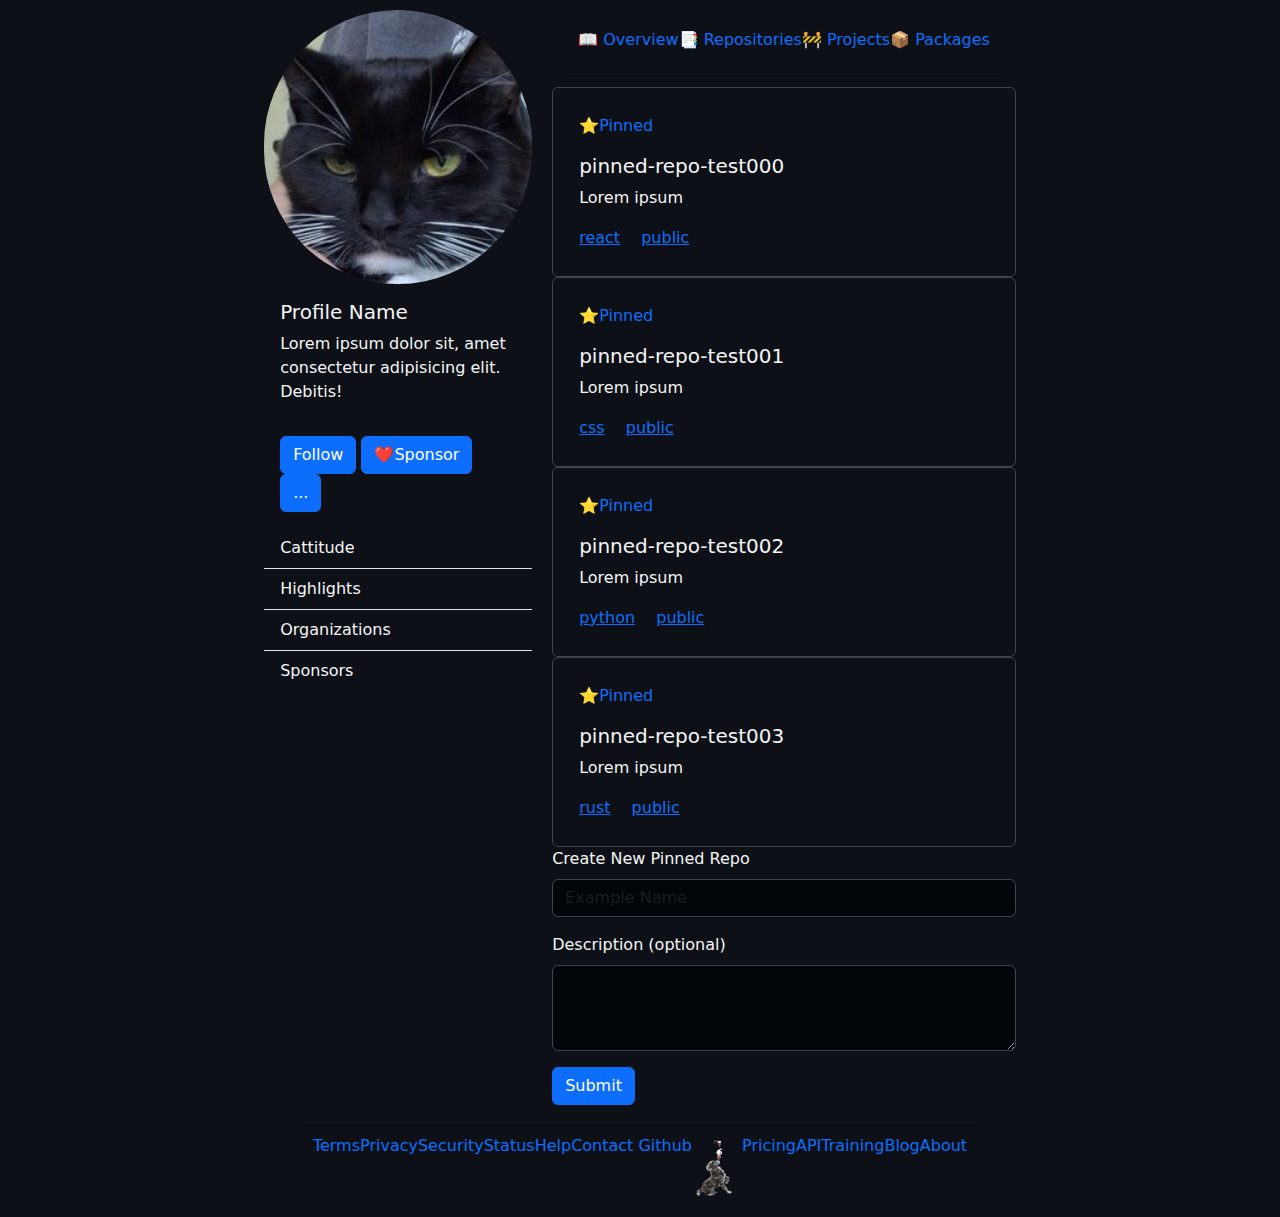
<file: index.html>
<!DOCTYPE html>
<html lang="en">
  <head>
    <meta charset="UTF-8" />
    <meta name="viewport" content="width=device-width, initial-scale=1.0" />
    <title>Flamingo GitSub Project</title>
    <link href="https://cdn.jsdelivr.net/npm/bootstrap@5.3.3/dist/css/bootstrap.min.css" rel="stylesheet" integrity="sha384-QWTKZyjpPEjISv5WaRU9OFeRpok6YctnYmDr5pNlyT2bRjXh0JMhjY6hW+ALEwIH" crossorigin="anonymous">
    <link rel="stylesheet" href="main.css" />
  </head>
  <body>


    <div id="everything-container" style="display: flex; flex-wrap: wrap;">

      <!-- This bootstrap card most closely matches wireframe requirements -->
      <div id="profile-container" class="card" style="width: 18rem; height: 40rem; border: transparent;">
        <img src="catPic.jpg" class="card-img-top" alt="...">
        <div class="card-body">
          <h5 class="card-title">Profile Name</h5>
          <p class="card-text">Lorem ipsum dolor sit, amet consectetur adipisicing elit. Debitis!</p>
        </div>

        <div class="card-body">
          <a href="#" id="btnFollow" class="btn btn-primary">Follow</a>
          <a href="#" id="btnSponsor" class="btn btn-primary">❤️Sponsor</a>
          <a href="#" id="btnOptions" class="btn btn-primary">...</a>
        </div>


        <ul class="list-group list-group-flush">
          <li class="list-group-item">Cattitude</li>
          <li class="list-group-item">Highlights</li>
          <li class="list-group-item">Organizations</li>
          <li class="list-group-item">Sponsors</li>
        </ul>

      </div>


      <!-- Here is the container that holds all of the non-profile content. -->
      <div id="content-container" class="card" style="border: transparent; display: flex; flex-direction: column;">

      <!-- Here is the header and the buttons to change the pages. Note: overview = index.html-->
        <div id="header">
          <div class="card" style="border: transparent;">
            <div class="card-header" style="display: flex;">
              <p><a class="link-offset-2 link-underline link-underline-opacity-0" href="index.html" id="overwiewLink">📖 Overview</a></p>
              <p><a class="link-offset-2 link-underline link-underline-opacity-0" href="repos.html">📑 Repositories</a></p>
              <p><a class="link-offset-2 link-underline link-underline-opacity-0" href="projects.html">🚧 Projects</a></p>
              <p><a class="link-offset-2 link-underline link-underline-opacity-0" href="packages.html">📦 Packages</a></p>

            </div>
        
          </div>
        </div>

        <!-- Here is where the content on the page that changes will be displayed. -->

        <div id="overview-dynamic-container"></div>
        <div id="overview-dynamicForm"></div>
        

    </div>


    <div id="footer" style="display: flex; flex-direction: column-reverse;">
      <div class="card" style="border: transparent;">
        <div class="card-footer" style="display: flex;">

          
          <p><a class="link-offset-2 link-underline link-underline-opacity-0" href="#">Terms</a></p>
          <p><a class="link-offset-2 link-underline link-underline-opacity-0" href="#">Privacy</a></p>
          <p><a class="link-offset-2 link-underline link-underline-opacity-0" href="#">Security</a></p>
          <p><a class="link-offset-2 link-underline link-underline-opacity-0" href="#">Status</a></p>
          <p><a class="link-offset-2 link-underline link-underline-opacity-0" href="#">Help</a></p>
          <p><a class="link-offset-2 link-underline link-underline-opacity-0" href="#">Contact Github</a></p>

          <img src="oreo-logo-transparentbg.png" class="footer-img" alt="image of oreo logo" style="width: 50px; height: auto;">


          <p><a class="link-offset-2 link-underline link-underline-opacity-0" href="#">Pricing</a></p>
          <p><a class="link-offset-2 link-underline link-underline-opacity-0" href="#">API</a></p>
          <p><a class="link-offset-2 link-underline link-underline-opacity-0" href="#">Training</a></p>
          <p><a class="link-offset-2 link-underline link-underline-opacity-0" href="#">Blog</a></p>
          <p><a class="link-offset-2 link-underline link-underline-opacity-0" href="#">About</a></p>

      </div>
    </div>



  




    <script src="https://cdn.jsdelivr.net/npm/bootstrap@5.3.3/dist/js/bootstrap.bundle.min.js" integrity="sha384-YvpcrYf0tY3lHB60NNkmXc5s9fDVZLESaAA55NDzOxhy9GkcIdslK1eN7N6jIeHz" crossorigin="anonymous"></script>
    <script src="data.js" type="module"></script>
    <script src="main.js" type="module"></script>
  </body>
</html>
</file>
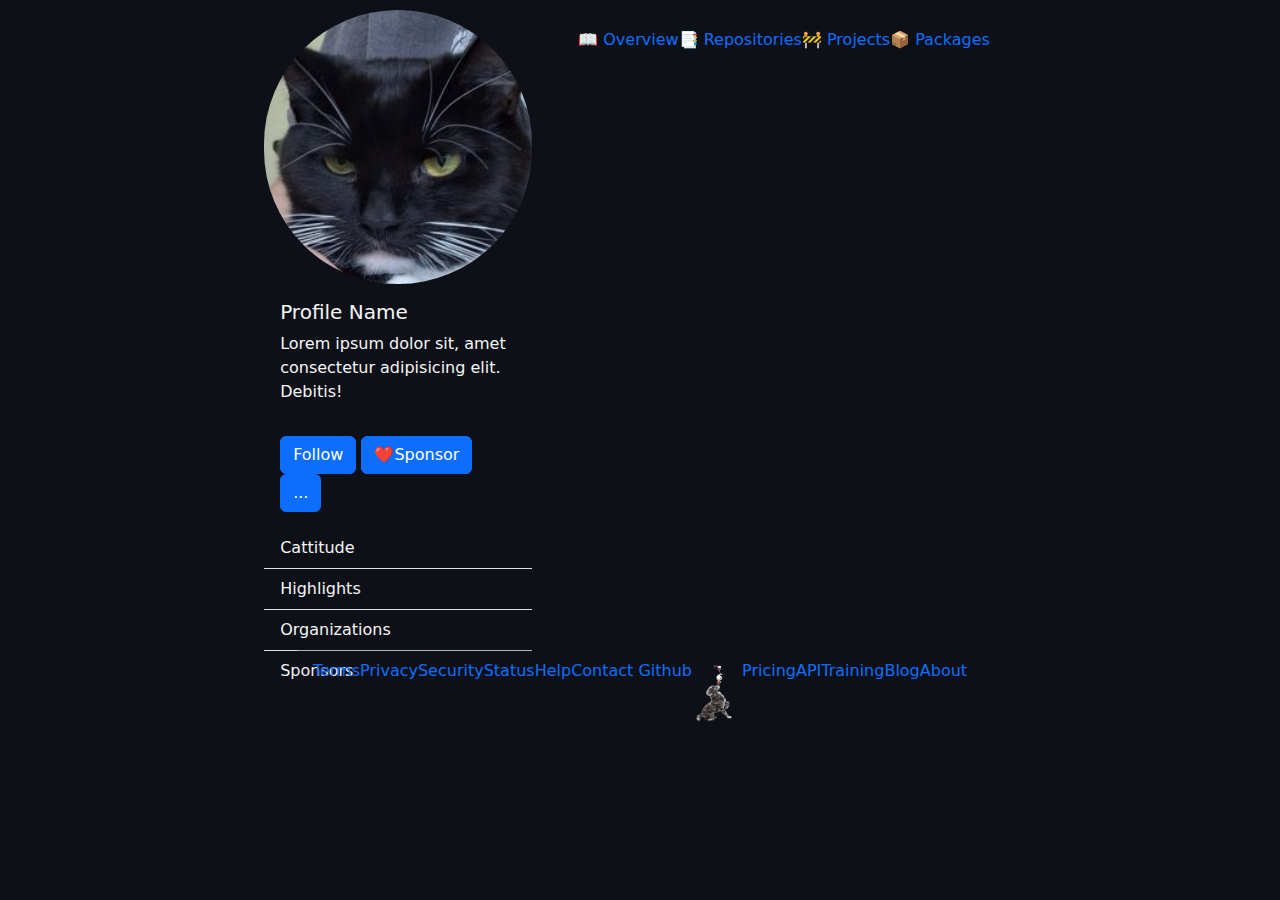
<file: overview.html>
<!DOCTYPE html>
<html lang="en">
  <head>
    <meta charset="UTF-8" />
    <meta name="viewport" content="width=device-width, initial-scale=1.0" />
    <title>Flamingo GitSub Project</title>
    <link href="https://cdn.jsdelivr.net/npm/bootstrap@5.3.3/dist/css/bootstrap.min.css" rel="stylesheet" integrity="sha384-QWTKZyjpPEjISv5WaRU9OFeRpok6YctnYmDr5pNlyT2bRjXh0JMhjY6hW+ALEwIH" crossorigin="anonymous">
    <link rel="stylesheet" href="main.css" />
  </head>
  <body>


    <div id="everything-container" style="display: flex; flex-wrap: wrap;">

      <!-- This bootstrap card most closely matches wireframe requirements -->
      <div id="profile-container" class="card" style="width: 18rem; height: 40rem; border: transparent;">
        <img src="catPic.jpg" class="card-img-top" alt="...">
        <div class="card-body">
          <h5 class="card-title">Profile Name</h5>
          <p class="card-text">Lorem ipsum dolor sit, amet consectetur adipisicing elit. Debitis!</p>
        </div>

        <div class="card-body">
          <a href="#" id="btnFollow" class="btn btn-primary">Follow</a>
          <a href="#" id="btnSponsor" class="btn btn-primary">❤️Sponsor</a>
          <a href="#" id="btnOptions" class="btn btn-primary">...</a>
        </div>


        <ul class="list-group list-group-flush">
          <li class="list-group-item">Cattitude</li>
          <li class="list-group-item">Highlights</li>
          <li class="list-group-item">Organizations</li>
          <li class="list-group-item">Sponsors</li>
        </ul>

      </div>


      <!-- Here is the container that holds all of the non-profile content. -->
      <div id="content-container" class="card" style="border: transparent; display: flex; flex-direction: column;">

      <!-- Here is the header and the buttons to change the pages -->
        <div id="header">
          <div class="card" style="border: transparent;">
            <div class="card-header" style="display: flex;">
              <p><a class="link-offset-2 link-underline link-underline-opacity-0" href="overview.html">📖 Overview</a></p>
              <p><a class="link-offset-2 link-underline link-underline-opacity-0" href="repos.html">📑 Repositories</a></p>
              <p><a class="link-offset-2 link-underline link-underline-opacity-0" href="projects.html">🚧 Projects</a></p>
              <p><a class="link-offset-2 link-underline link-underline-opacity-0" href="packages.html">📦 Packages</a></p>

            </div>
        
          </div>
        </div>

        <!-- Here is where the content on the page that changes will be displayed. -->

        <div id="overview-dynamic-container"></div>
        <div id="overview-dynamicForm"></div>

    </div>


    <div id="footer" style="display: flex; flex-direction: column-reverse;">
      <div class="card" style="border: transparent;">
        <div class="card-footer" style="display: flex;">

          
          <p><a class="link-offset-2 link-underline link-underline-opacity-0" href="#">Terms</a></p>
          <p><a class="link-offset-2 link-underline link-underline-opacity-0" href="#">Privacy</a></p>
          <p><a class="link-offset-2 link-underline link-underline-opacity-0" href="#">Security</a></p>
          <p><a class="link-offset-2 link-underline link-underline-opacity-0" href="#">Status</a></p>
          <p><a class="link-offset-2 link-underline link-underline-opacity-0" href="#">Help</a></p>
          <p><a class="link-offset-2 link-underline link-underline-opacity-0" href="#">Contact Github</a></p>

          <img src="oreo-logo-transparentbg.png" class="footer-img" alt="image of oreo logo" style="width: 50px; height: auto;">


          <p><a class="link-offset-2 link-underline link-underline-opacity-0" href="#">Pricing</a></p>
          <p><a class="link-offset-2 link-underline link-underline-opacity-0" href="#">API</a></p>
          <p><a class="link-offset-2 link-underline link-underline-opacity-0" href="#">Training</a></p>
          <p><a class="link-offset-2 link-underline link-underline-opacity-0" href="#">Blog</a></p>
          <p><a class="link-offset-2 link-underline link-underline-opacity-0" href="#">About</a></p>

      </div>
    </div>



  




    <script src="https://cdn.jsdelivr.net/npm/bootstrap@5.3.3/dist/js/bootstrap.bundle.min.js" integrity="sha384-YvpcrYf0tY3lHB60NNkmXc5s9fDVZLESaAA55NDzOxhy9GkcIdslK1eN7N6jIeHz" crossorigin="anonymous"></script>
    <script src="data.js" type="module"></script>
    <script src="main.js" type="module"></script>
  </body>
</html>
</file>
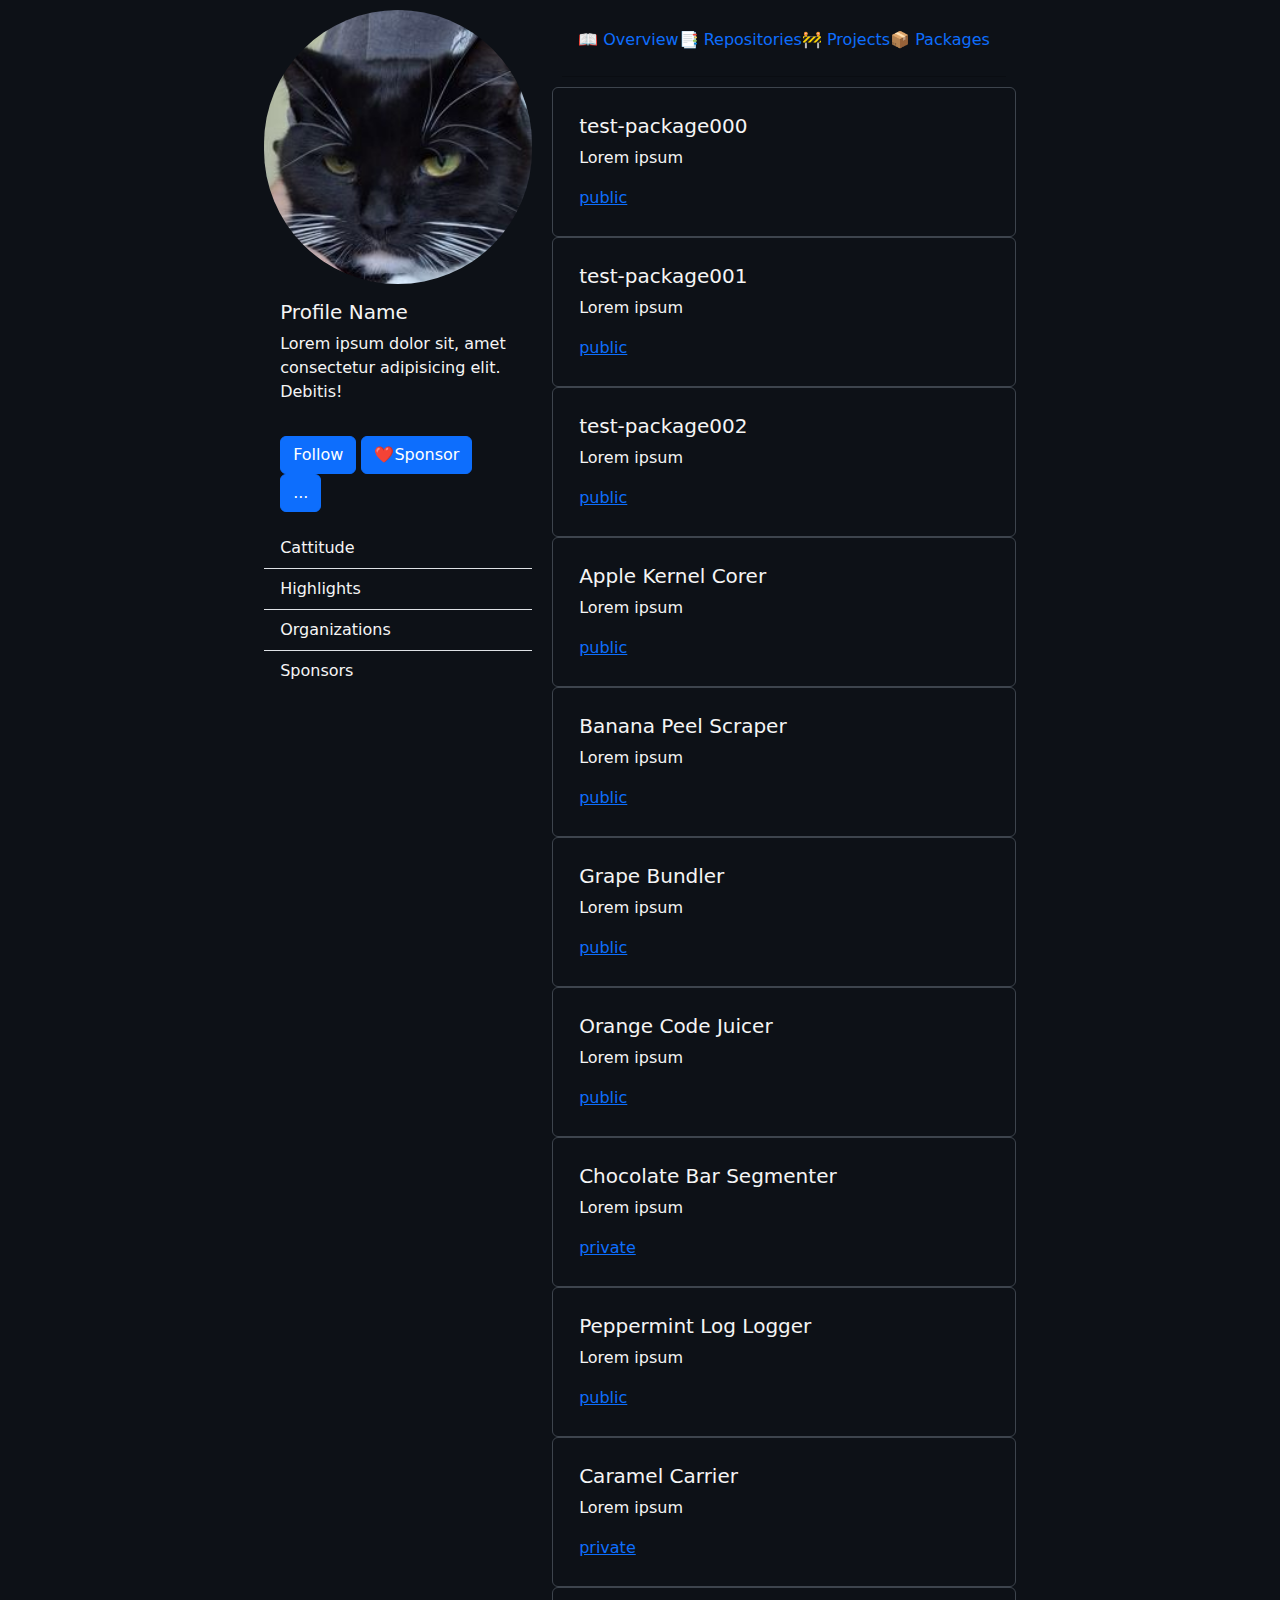
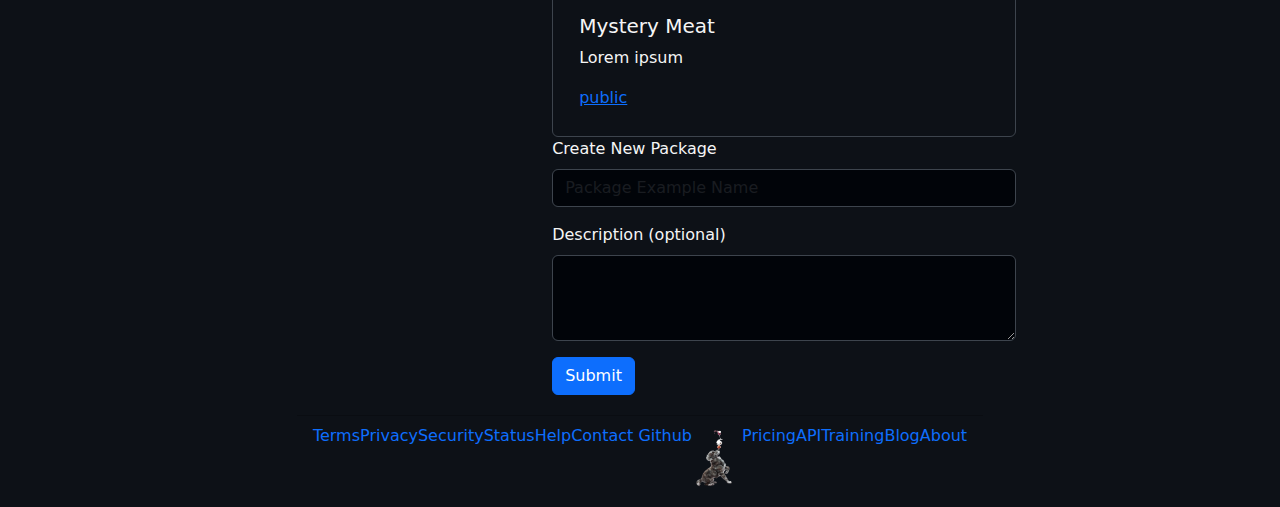
<file: packages.html>
<!DOCTYPE html>
<html lang="en">
  <head>
    <meta charset="UTF-8" />
    <meta name="viewport" content="width=device-width, initial-scale=1.0" />
    <title>Flamingo GitSub Project</title>
    <link href="https://cdn.jsdelivr.net/npm/bootstrap@5.3.3/dist/css/bootstrap.min.css" rel="stylesheet" integrity="sha384-QWTKZyjpPEjISv5WaRU9OFeRpok6YctnYmDr5pNlyT2bRjXh0JMhjY6hW+ALEwIH" crossorigin="anonymous">
    <link rel="stylesheet" href="main.css" />
  </head>
  <body>


    <div id="everything-container" style="display: flex; flex-wrap: wrap;">

      <!-- This bootstrap card most closely matches wireframe requirements -->
      <div id="profile-container" class="card" style="width: 18rem; height: 40rem; border: transparent;">
        <img src="catPic.jpg" class="card-img-top" alt="...">
        <div class="card-body">
          <h5 class="card-title">Profile Name</h5>
          <p class="card-text">Lorem ipsum dolor sit, amet consectetur adipisicing elit. Debitis!</p>
        </div>

        <div class="card-body">
          <a href="#" id="btnFollow" class="btn btn-primary">Follow</a>
          <a href="#" id="btnSponsor" class="btn btn-primary">❤️Sponsor</a>
          <a href="#" id="btnOptions" class="btn btn-primary">...</a>
        </div>


        <ul class="list-group list-group-flush">
          <li class="list-group-item">Cattitude</li>
          <li class="list-group-item">Highlights</li>
          <li class="list-group-item">Organizations</li>
          <li class="list-group-item">Sponsors</li>
        </ul>

      </div>


      <!-- Here is the container that holds all of the non-profile content. -->
      <div id="content-container" class="card" style="border: transparent; display: flex; flex-direction: column;">

      <!-- Here is the header and the buttons to change the pages -->
        <div id="header">
          <div class="card" style="border: transparent;">
            <div class="card-header" style="display: flex;">
              <p><a class="link-offset-2 link-underline link-underline-opacity-0" href="index.html" id="overwiewLink">📖 Overview</a></p>
              <p><a class="link-offset-2 link-underline link-underline-opacity-0" href="repos.html">📑 Repositories</a></p>
              <p><a class="link-offset-2 link-underline link-underline-opacity-0" href="projects.html">🚧 Projects</a></p>
              <p><a class="link-offset-2 link-underline link-underline-opacity-0" href="packages.html">📦 Packages</a></p>

            </div>
        
          </div>
        </div>

        <!-- Here is where the content on the page that changes will be displayed. -->

        <div id="packages-dynamic-container"></div>
        <div id="packages-dynamicForm"></div>
            

    </div>


    <div id="footer" style="display: flex; flex-direction: column-reverse;">
      <div class="card" style="border: transparent;">
        <div class="card-footer" style="display: flex;">

          
          <p><a class="link-offset-2 link-underline link-underline-opacity-0" href="#">Terms</a></p>
          <p><a class="link-offset-2 link-underline link-underline-opacity-0" href="#">Privacy</a></p>
          <p><a class="link-offset-2 link-underline link-underline-opacity-0" href="#">Security</a></p>
          <p><a class="link-offset-2 link-underline link-underline-opacity-0" href="#">Status</a></p>
          <p><a class="link-offset-2 link-underline link-underline-opacity-0" href="#">Help</a></p>
          <p><a class="link-offset-2 link-underline link-underline-opacity-0" href="#">Contact Github</a></p>

          <img src="oreo-logo-transparentbg.png" class="footer-img" alt="image of oreo logo" style="width: 50px; height: auto;">


          <p><a class="link-offset-2 link-underline link-underline-opacity-0" href="#">Pricing</a></p>
          <p><a class="link-offset-2 link-underline link-underline-opacity-0" href="#">API</a></p>
          <p><a class="link-offset-2 link-underline link-underline-opacity-0" href="#">Training</a></p>
          <p><a class="link-offset-2 link-underline link-underline-opacity-0" href="#">Blog</a></p>
          <p><a class="link-offset-2 link-underline link-underline-opacity-0" href="#">About</a></p>

      </div>
    </div>



  




    <script src="https://cdn.jsdelivr.net/npm/bootstrap@5.3.3/dist/js/bootstrap.bundle.min.js" integrity="sha384-YvpcrYf0tY3lHB60NNkmXc5s9fDVZLESaAA55NDzOxhy9GkcIdslK1eN7N6jIeHz" crossorigin="anonymous"></script>
    <script src="data.js" type="module"></script>
    <script src="main.js" type="module"></script>
  </body>
</html>
</file>
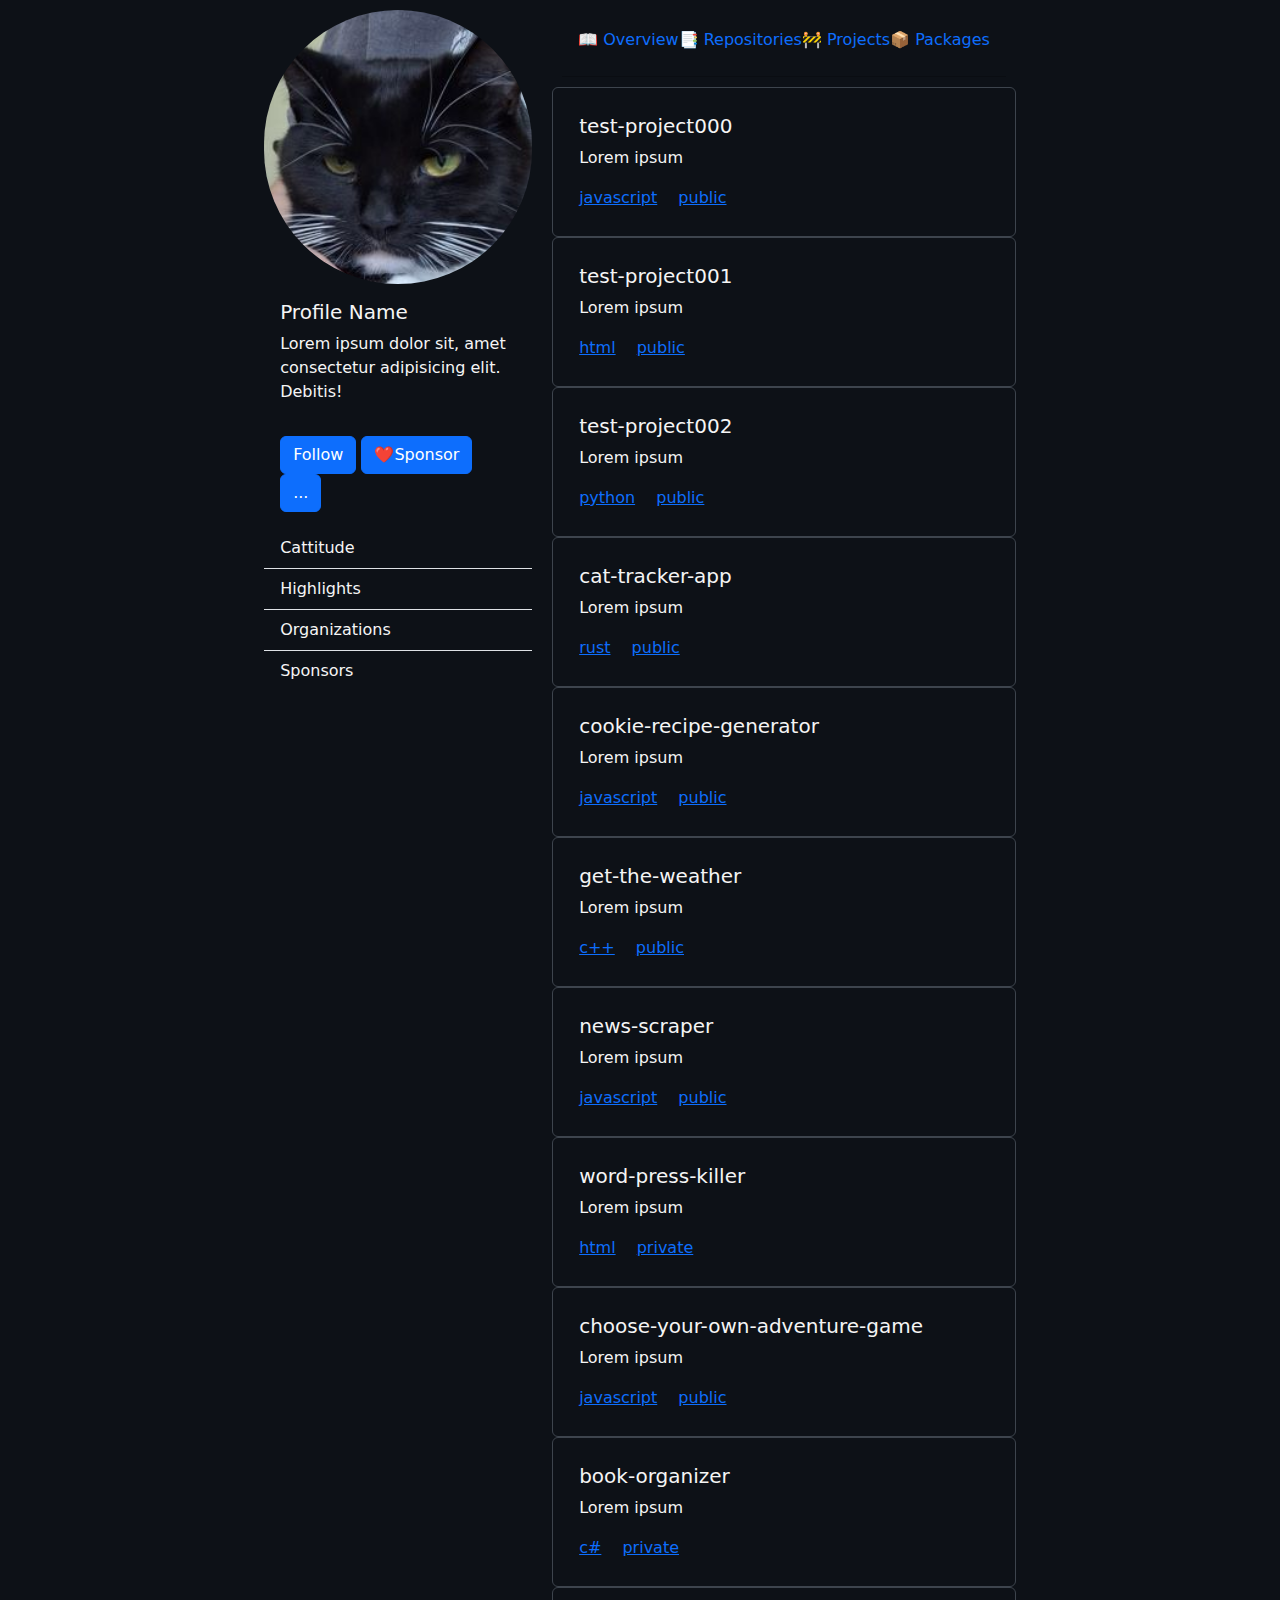
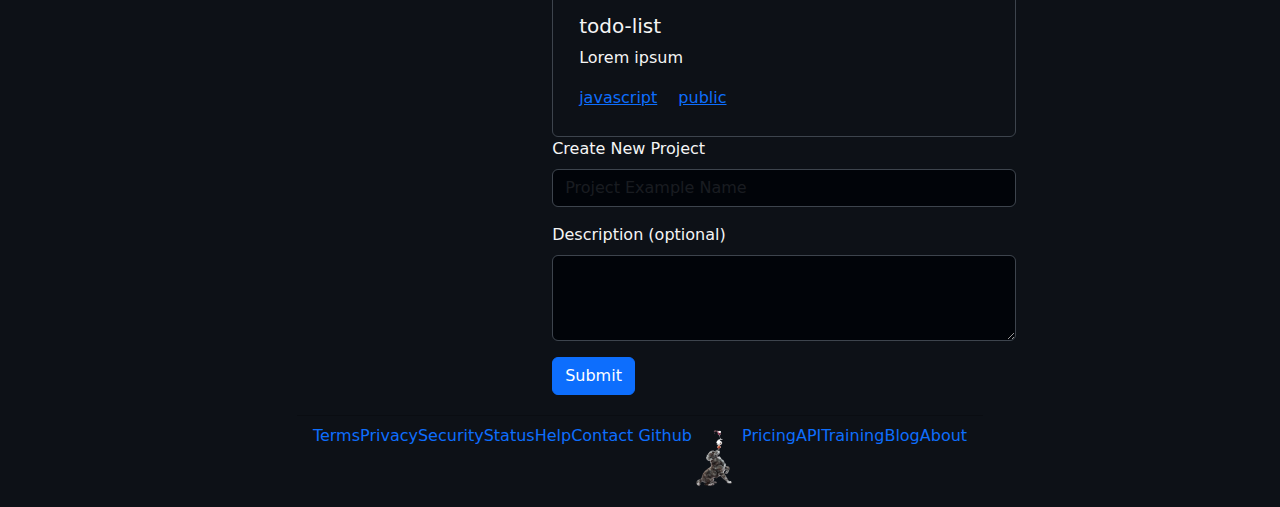
<file: projects.html>
<!DOCTYPE html>
<html lang="en">
  <head>
    <meta charset="UTF-8" />
    <meta name="viewport" content="width=device-width, initial-scale=1.0" />
    <title>Flamingo GitSub Project</title>
    <link href="https://cdn.jsdelivr.net/npm/bootstrap@5.3.3/dist/css/bootstrap.min.css" rel="stylesheet" integrity="sha384-QWTKZyjpPEjISv5WaRU9OFeRpok6YctnYmDr5pNlyT2bRjXh0JMhjY6hW+ALEwIH" crossorigin="anonymous">
    <link rel="stylesheet" href="main.css" />
  </head>
  <body>


    <div id="everything-container" style="display: flex; flex-wrap: wrap;">

      <!-- This bootstrap card most closely matches wireframe requirements -->
      <div id="profile-container" class="card" style="width: 18rem; height: 40rem; border: transparent;">
        <img src="catPic.jpg" class="card-img-top" alt="...">
        <div class="card-body">
          <h5 class="card-title">Profile Name</h5>
          <p class="card-text">Lorem ipsum dolor sit, amet consectetur adipisicing elit. Debitis!</p>
        </div>

        <div class="card-body">
          <a href="#" id="btnFollow" class="btn btn-primary">Follow</a>
          <a href="#" id="btnSponsor" class="btn btn-primary">❤️Sponsor</a>
          <a href="#" id="btnOptions" class="btn btn-primary">...</a>
        </div>


        <ul class="list-group list-group-flush">
          <li class="list-group-item">Cattitude</li>
          <li class="list-group-item">Highlights</li>
          <li class="list-group-item">Organizations</li>
          <li class="list-group-item">Sponsors</li>
        </ul>

      </div>


      <!-- Here is the container that holds all of the non-profile content. -->
      <div id="content-container" class="card" style="border: transparent; display: flex; flex-direction: column;">

      <!-- Here is the header and the buttons to change the pages -->
        <div id="header">
          <div class="card" style="border: transparent;">
            <div class="card-header" style="display: flex;">
              <p><a class="link-offset-2 link-underline link-underline-opacity-0" href="index.html" id="overwiewLink">📖 Overview</a></p>
              <p><a class="link-offset-2 link-underline link-underline-opacity-0" href="repos.html">📑 Repositories</a></p>
              <p><a class="link-offset-2 link-underline link-underline-opacity-0" href="projects.html">🚧 Projects</a></p>
              <p><a class="link-offset-2 link-underline link-underline-opacity-0" href="packages.html">📦 Packages</a></p>

            </div>
        
          </div>
        </div>

        <!-- Here is where the content on the page that changes will be displayed. -->

        <div id="projects-dynamic-container"></div>
        <div id="projects-dynamicForm"></div>

    </div>


    <div id="footer" style="display: flex; flex-direction: column-reverse;">
      <div class="card" style="border: transparent;">
        <div class="card-footer" style="display: flex;">

          
          <p><a class="link-offset-2 link-underline link-underline-opacity-0" href="#">Terms</a></p>
          <p><a class="link-offset-2 link-underline link-underline-opacity-0" href="#">Privacy</a></p>
          <p><a class="link-offset-2 link-underline link-underline-opacity-0" href="#">Security</a></p>
          <p><a class="link-offset-2 link-underline link-underline-opacity-0" href="#">Status</a></p>
          <p><a class="link-offset-2 link-underline link-underline-opacity-0" href="#">Help</a></p>
          <p><a class="link-offset-2 link-underline link-underline-opacity-0" href="#">Contact Github</a></p>

          <img src="oreo-logo-transparentbg.png" class="footer-img" alt="image of oreo logo" style="width: 50px; height: auto;">


          <p><a class="link-offset-2 link-underline link-underline-opacity-0" href="#">Pricing</a></p>
          <p><a class="link-offset-2 link-underline link-underline-opacity-0" href="#">API</a></p>
          <p><a class="link-offset-2 link-underline link-underline-opacity-0" href="#">Training</a></p>
          <p><a class="link-offset-2 link-underline link-underline-opacity-0" href="#">Blog</a></p>
          <p><a class="link-offset-2 link-underline link-underline-opacity-0" href="#">About</a></p>

      </div>
    </div>



  




    <script src="https://cdn.jsdelivr.net/npm/bootstrap@5.3.3/dist/js/bootstrap.bundle.min.js" integrity="sha384-YvpcrYf0tY3lHB60NNkmXc5s9fDVZLESaAA55NDzOxhy9GkcIdslK1eN7N6jIeHz" crossorigin="anonymous"></script>
    <script src="data.js" type="module"></script>
    <script src="main.js" type="module"></script>
  </body>
</html>
</file>
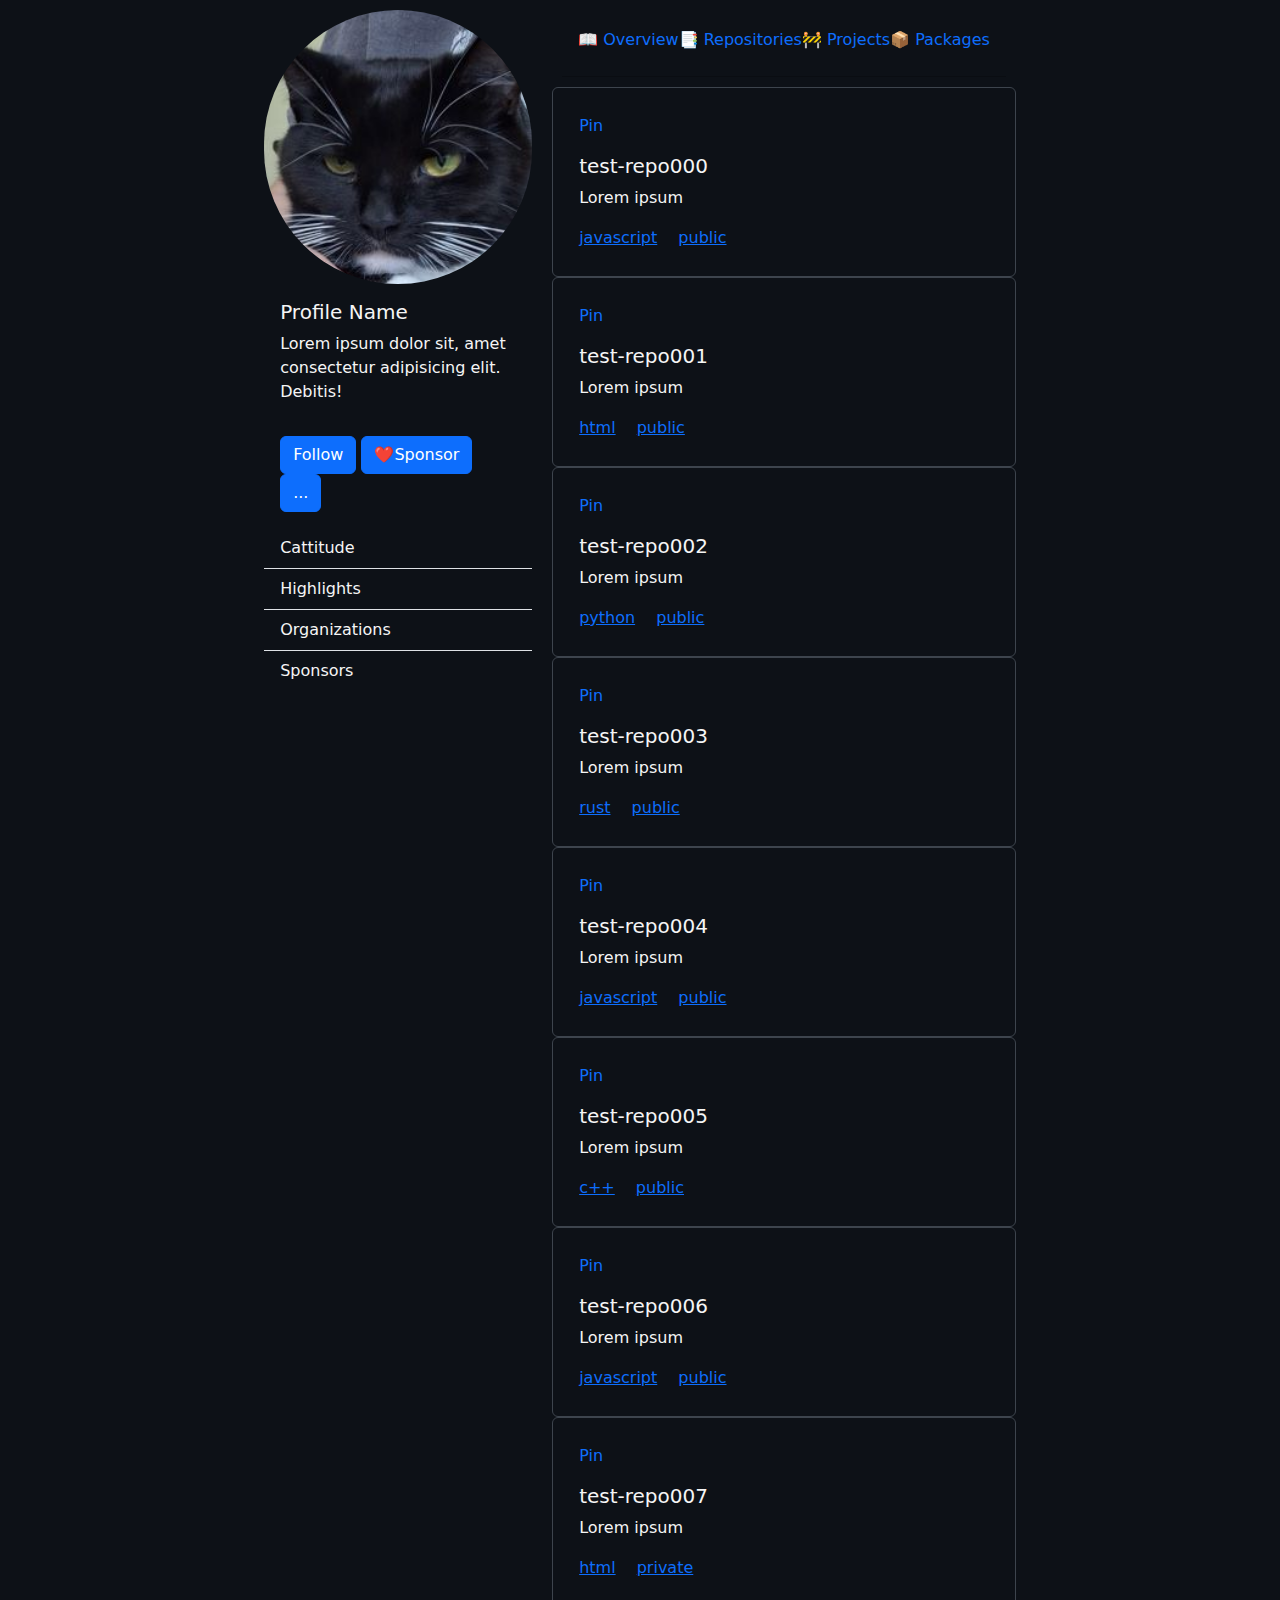
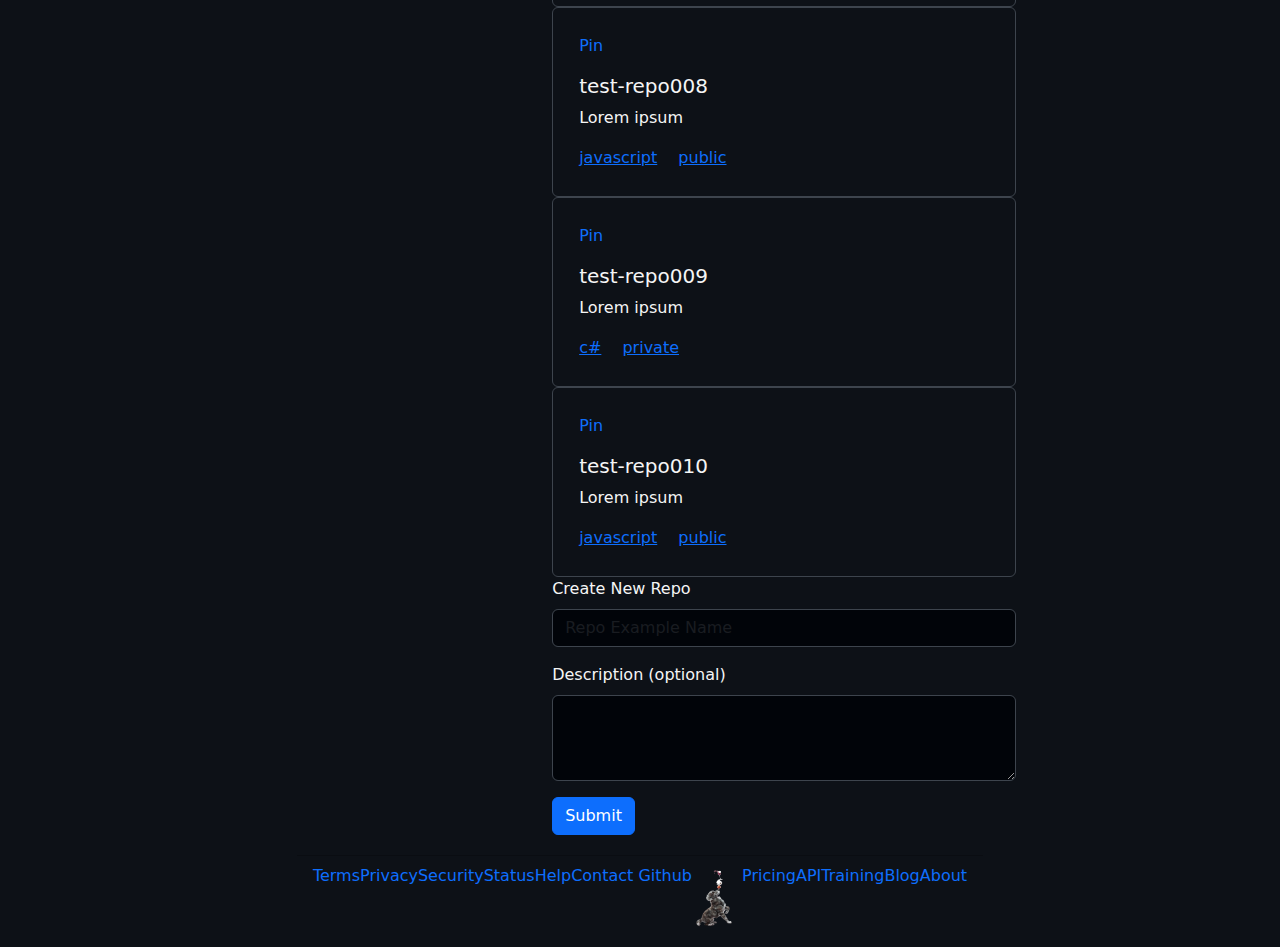
<file: repos.html>
<!DOCTYPE html>
<html lang="en">
  <head>
    <meta charset="UTF-8" />
    <meta name="viewport" content="width=device-width, initial-scale=1.0" />
    <title>Flamingo GitSub Project</title>
    <link href="https://cdn.jsdelivr.net/npm/bootstrap@5.3.3/dist/css/bootstrap.min.css" rel="stylesheet" integrity="sha384-QWTKZyjpPEjISv5WaRU9OFeRpok6YctnYmDr5pNlyT2bRjXh0JMhjY6hW+ALEwIH" crossorigin="anonymous">
    <link rel="stylesheet" href="main.css" />
  </head>
  <body>


    <div id="everything-container" style="display: flex; flex-wrap: wrap;">

      <!-- This bootstrap card most closely matches wireframe requirements -->
      <div id="profile-container" class="card" style="width: 18rem; height: 40rem; border: transparent;">
        <img src="catPic.jpg" class="card-img-top" alt="...">
        <div class="card-body">
          <h5 class="card-title">Profile Name</h5>
          <p class="card-text">Lorem ipsum dolor sit, amet consectetur adipisicing elit. Debitis!</p>
        </div>

        <div class="card-body">
          <a href="#" id="btnFollow" class="btn btn-primary">Follow</a>
          <a href="#" id="btnSponsor" class="btn btn-primary">❤️Sponsor</a>
          <a href="#" id="btnOptions" class="btn btn-primary">...</a>
        </div>


        <ul class="list-group list-group-flush">
          <li class="list-group-item">Cattitude</li>
          <li class="list-group-item">Highlights</li>
          <li class="list-group-item">Organizations</li>
          <li class="list-group-item">Sponsors</li>
        </ul>

      </div>


      <!-- Here is the container that holds all of the non-profile content. -->
      <div id="content-container" class="card" style="border: transparent; display: flex; flex-direction: column;">

      <!-- Here is the header and the buttons to change the pages -->
        <div id="header">
          <div class="card" style="border: transparent;">
            <div class="card-header" style="display: flex;">
              <p><a class="link-offset-2 link-underline link-underline-opacity-0" href="index.html">📖 Overview</a></p>
              <p><a class="link-offset-2 link-underline link-underline-opacity-0" href="repos.html">📑 Repositories</a></p>
              <p><a class="link-offset-2 link-underline link-underline-opacity-0" href="projects.html">🚧 Projects</a></p>
              <p><a class="link-offset-2 link-underline link-underline-opacity-0" href="packages.html">📦 Packages</a></p>

            </div>
        
          </div>
        </div>

        <!-- Here is where the content on the page that changes will be displayed. -->
<u style="font-size: 20px; font-weight: bold;"></u>
        <div id="pinnedFromReposPage"></div>
<u style="font-size: 20px; font-weight: bold;"></u>
        <div id="repos-dynamicContainer"></div>
        <div id="repos-dynamicForm"></div>
            

    </div>


    <div id="footer" style="display: flex; flex-direction: column-reverse;">
      <div class="card" style="border: transparent;">
        <div class="card-footer" style="display: flex;">

          
          <p><a class="link-offset-2 link-underline link-underline-opacity-0" href="#">Terms</a></p>
          <p><a class="link-offset-2 link-underline link-underline-opacity-0" href="#">Privacy</a></p>
          <p><a class="link-offset-2 link-underline link-underline-opacity-0" href="#">Security</a></p>
          <p><a class="link-offset-2 link-underline link-underline-opacity-0" href="#">Status</a></p>
          <p><a class="link-offset-2 link-underline link-underline-opacity-0" href="#">Help</a></p>
          <p><a class="link-offset-2 link-underline link-underline-opacity-0" href="#">Contact Github</a></p>

          <img src="oreo-logo-transparentbg.png" class="footer-img" alt="image of oreo logo" style="width: 50px; height: auto;">


          <p><a class="link-offset-2 link-underline link-underline-opacity-0" href="#">Pricing</a></p>
          <p><a class="link-offset-2 link-underline link-underline-opacity-0" href="#">API</a></p>
          <p><a class="link-offset-2 link-underline link-underline-opacity-0" href="#">Training</a></p>
          <p><a class="link-offset-2 link-underline link-underline-opacity-0" href="#">Blog</a></p>
          <p><a class="link-offset-2 link-underline link-underline-opacity-0" href="#">About</a></p>

      </div>
    </div>



  




    <script src="https://cdn.jsdelivr.net/npm/bootstrap@5.3.3/dist/js/bootstrap.bundle.min.js" integrity="sha384-YvpcrYf0tY3lHB60NNkmXc5s9fDVZLESaAA55NDzOxhy9GkcIdslK1eN7N6jIeHz" crossorigin="anonymous"></script>
    <script src="data.js" type="module"></script>
    <script src="main.js" type="module"></script>
  </body>
</html>
</file>
<file: main.css>
body {
  /* background now matches gitHub Darkmode color */
  background-color: #0d1117;
  
}

/* Initial styling to get us in the right direction. */

.card {
  background: transparent;
  color: whitesmoke;
  border-color: whitesmoke;
  padding: 10px;
  
}

.list-group-item {
  background: transparent;
  color: whitesmoke;
}

#everything-container {
  display: flex;
  justify-content: center;
}

.card-img-top {
  border-radius: 200px;
}

#dynamic-cards {

  border-color: #3d444d;
  
  
}
</file>
